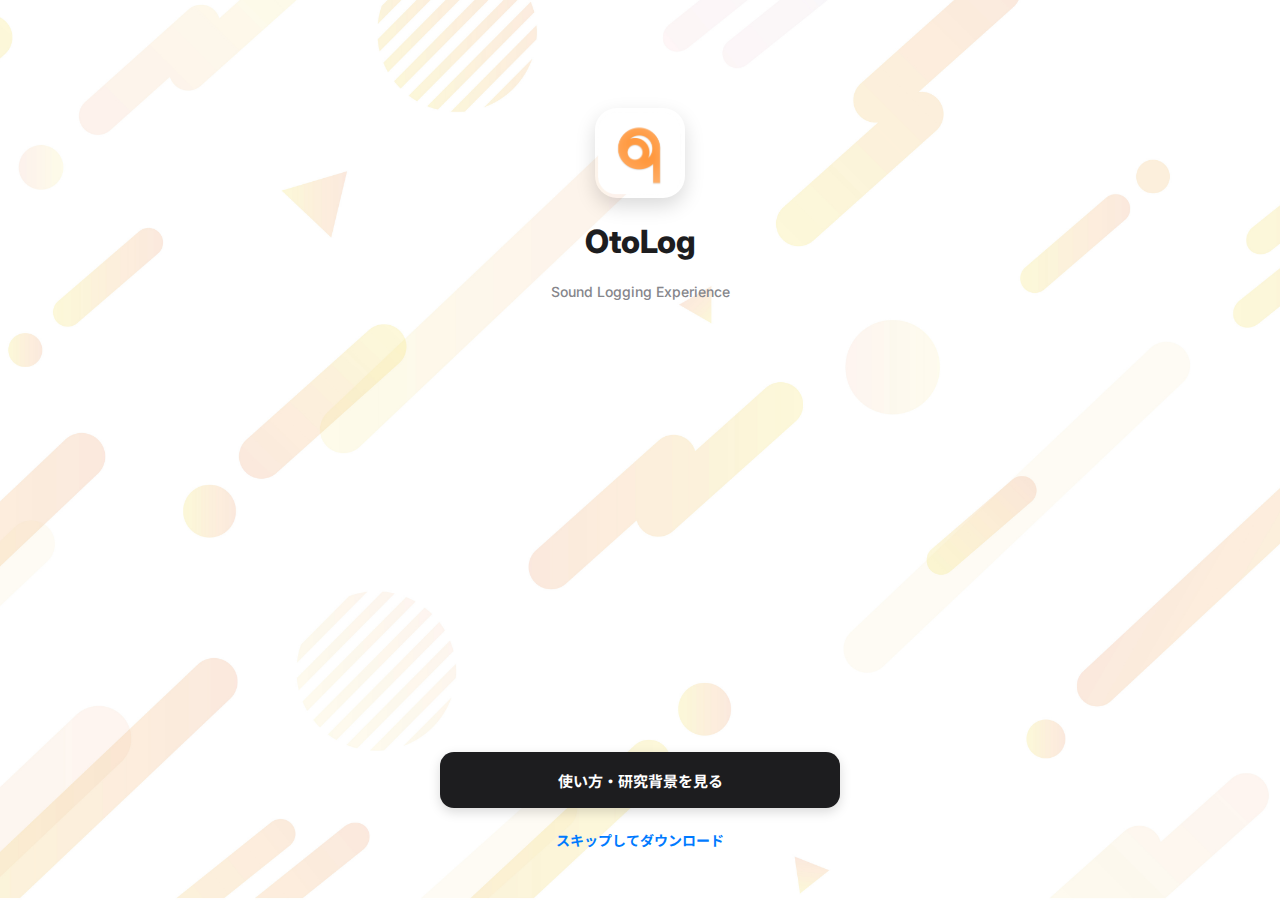
<file: index.html>
<!DOCTYPE html>
<html lang="ja">

<head>
    <meta charset="UTF-8">
    <meta name="viewport" content="width=device-width, initial-scale=1.0, maximum-scale=1.0, user-scalable=no">
    <title>OtoLog</title>
    <link
        href="https://fonts.googleapis.com/css2?family=Inter:wght@600;800&family=Noto+Sans+JP:wght@500;700&display=swap"
        rel="stylesheet">
    <!-- ページ固有スタイルは style.css から継承した上で上書き -->
    <link rel="stylesheet" href="style.css">
    <style>
        :root {
            --text-sub: #86868b;
        }

        /* ロゴ・タイトルエリア */
        .top-content {
            position: absolute;
            top: 12%;
            width: 100%;
            text-align: center;
            display: flex;
            flex-direction: column;
            align-items: center;
        }

        /* アプリアイコン */
        .hero-icon {
            width: 90px;
            height: 90px;
            border-radius: 22px;
            box-shadow: 0 8px 20px rgba(0, 0, 0, 0.15);
            margin-bottom: 24px;
            object-fit: cover;
        }

        h1 {
            font-size: 32px;
            font-weight: 800;
            margin: 0 0 8px;
            letter-spacing: -0.5px;
        }

        /* サブタイトル */
        .subtitle {
            font-size: 14px;
            color: var(--text-sub);
            font-weight: 500;
        }
    </style>
</head>

<body>

    <div class="top-content">
        <img src="icon.png" class="hero-icon" alt="OtoLog アプリアイコン">
        <h1>OtoLog</h1>
        <p class="subtitle">Sound Logging Experience</p>
    </div>

    <div class="bottom-area">
        <a href="walkthrough.html" class="btn btn-primary">
            使い方・研究背景を見る
        </a>
        <a href="download.html" class="btn btn-text">
            スキップしてダウンロード
        </a>
    </div>

</body>

</html>
</file>
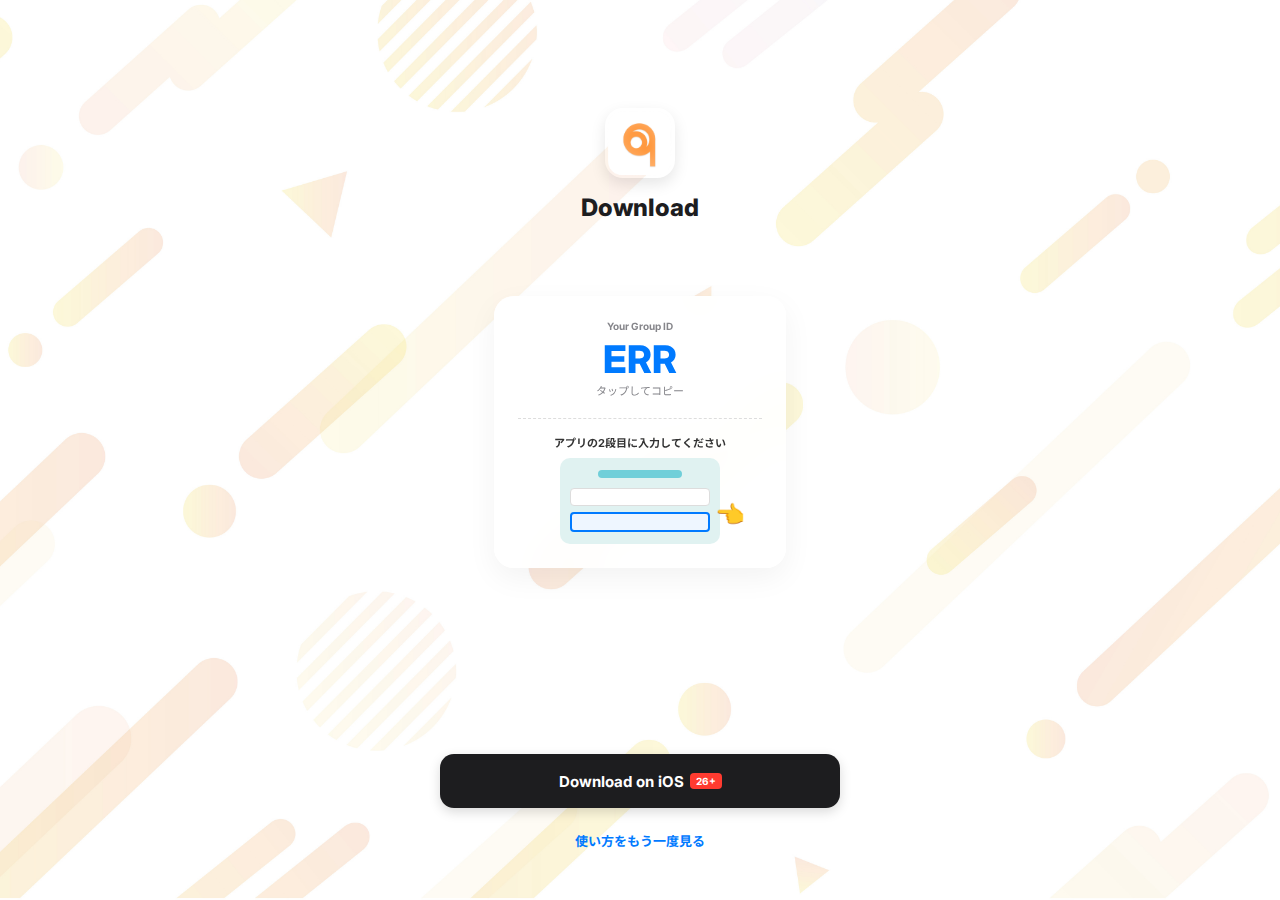
<file: download.html>
<!DOCTYPE html>
<html lang="ja">
<head>
    <meta charset="UTF-8">
    <meta name="viewport" content="width=device-width, initial-scale=1.0, maximum-scale=1.0, user-scalable=no">
    <title>Download OtoLog</title>
    <link href="https://fonts.googleapis.com/css2?family=Inter:wght@600;800&family=Noto+Sans+JP:wght@500;700&display=swap" rel="stylesheet">
    <style>
        @keyframes pageFadeIn {
    0% { opacity: 0; transform: scale(0.98); filter: blur(10px); }
    100% { opacity: 1; transform: scale(1); filter: blur(0); }
}
        body {
            font-family: 'Inter', 'Noto Sans JP', sans-serif; margin: 0; padding: 0;
            height: 100dvh; width: 100%; overflow: hidden;
            background-image: url('bg.jpg');
            background-size: cover; background-position: center; background-repeat: no-repeat;
            color: #1d1d1f; position: relative;
            animation: pageFadeIn 0.5s cubic-bezier(0.25, 1, 0.5, 1) forwards;
        }

        .top-content {
            position: absolute; top: 12%; width: 100%;
            display: flex; flex-direction: column; align-items: center;
        }
        .icon-small {
            width: 70px; height: 70px; border-radius: 18px;
            box-shadow: 0 6px 15px rgba(0,0,0,0.1);
            margin-bottom: 15px; object-fit: cover;
        }
        h1 { font-size: 24px; font-weight: 800; margin: 0; }

        /* 中央カード */
        .card-wrapper {
            position: absolute; top: 48%; left: 50%; transform: translate(-50%, -50%);
            width: 100%; max-width: 340px; padding: 0 24px; box-sizing: border-box;
        }
        .id-card {
            background: rgba(255, 255, 255, 0.9);
            backdrop-filter: blur(20px); border-radius: 20px;
            padding: 24px; text-align: center;
            box-shadow: 0 10px 30px rgba(0,0,0,0.05);
        }
        .id-label { font-size: 10px; font-weight: 700; color: #86868b; margin-bottom: 8px; }
        .id-value {
            font-size: 38px; font-weight: 800; color: #007AFF; margin-bottom: 4px; line-height: 1;
        }
        .copy-hint { font-size: 11px; color: #86868b; margin-bottom: 20px; display: block; }

        /* 入力場所の説明図 */
        .input-guide {
            border-top: 1px dashed #ddd; padding-top: 15px; margin-top: 10px;
        }
        .guide-text { font-size: 11px; color: #333; margin-bottom: 8px; font-weight: bold; }
        
        /* CSSでログイン画面を再現 */
        .mock-phone {
            width: 140px; background: #E0F2F1; border-radius: 10px; padding: 12px 10px;
            margin: 0 auto; display: flex; flex-direction: column; gap: 6px; position: relative;
        }
        .mock-title { height: 8px; width: 60%; background: #00acc1; margin: 0 auto 4px; border-radius: 4px; opacity: 0.5; }
        .mock-input { height: 16px; background: white; border-radius: 4px; border: 1px solid #ddd; }
        .mock-input.target { border: 2px solid #007AFF; background: #eef6ff; } /* 強調 */
        .pointer {
            position: absolute; right: -25px; bottom: 15px; font-size: 24px;
            animation: point 1s infinite alternate;
        }
        @keyframes point { from { transform: translateX(0); } to { transform: translateX(-5px); } }

        /* ボタンエリア（index.htmlと位置合わせ） */
        .bottom-area {
            position: absolute; bottom: 40px; left: 0; width: 100%;
            padding: 0 24px; box-sizing: border-box;
            display: flex; flex-direction: column; align-items: center;
        }
        .btn {
            display: flex; justify-content: center; align-items: center;
            width: 100%; max-width: 400px; height: 54px; border-radius: 14px;
            text-decoration: none; font-weight: 700; font-size: 15px;
        }
        .btn-primary { background: #1d1d1f; color: white; margin-bottom: 12px; box-shadow: 0 4px 12px rgba(0,0,0,0.15); }
        .btn-text { color: #007AFF; font-size: 13px; height: 40px; }
        .badge { background: #ff3b30; font-size: 10px; padding: 2px 6px; border-radius: 4px; color: white; margin-left: 6px; }
        
        /* トースト */
        .toast {
            position: fixed; top: 20px; left: 50%; transform: translateX(-50%) translateY(-100px);
            background: rgba(0,0,0,0.8); color: white; padding: 8px 16px; border-radius: 30px;
            font-size: 12px; opacity: 0; transition: 0.4s; pointer-events: none;
        }
        .toast.show { transform: translateX(-50%) translateY(0); opacity: 1; }
    </style>
    
</head>
<body>

    <div class="top-content">
        <img src="icon.png" class="icon-small" alt="OtoLog">
        <h1>Download</h1>
    </div>

    <div class="card-wrapper">
        <div class="id-card">
            <div class="id-label">Your Group ID</div>
            <div id="groupId" class="id-value" onclick="copyId()">...</div>
            <span class="copy-hint">タップしてコピー</span>

            <div class="input-guide">
                <div class="guide-text">アプリの2段目に入力してください</div>
                <div class="mock-phone">
                    <div class="mock-title"></div>
                    <div class="mock-input"></div> <div class="mock-input target"></div> <div class="pointer">👈</div>
                </div>
            </div>
        </div>
    </div>

    <div class="bottom-area">
        <a href="https://testflight.apple.com/join/xxxxxx" class="btn btn-primary">
            Download on iOS <span class="badge">26+</span>
        </a>
        <a href="walkthrough.html" class="btn btn-text">
            使い方をもう一度見る
        </a>
    </div>

    <div id="toast" class="toast">コピーしました</div>

    <script>
        // ★★★ GASのURLに書き換えてください ★★★
        const SCRIPT_URL = "https://script.google.com/macros/s/AKfycbwaRek10Td3Z25Rfr2k6CDZ86sdtC4m5CKbDzr-59SjhJf2rpFOGyjp_Nz4xGA-GeZnPw/exec";
        
        let currentId = "";
        async function fetchId() {
            const display = document.getElementById('groupId');
            const saved = localStorage.getItem('otolog_id');
            if (saved) { currentId = saved; display.innerText = saved; return; }
            try {
                const res = await fetch(SCRIPT_URL);
                const data = await res.json();
                if (data.group === "FULL") { display.innerText = "FULL"; }
                else { currentId = data.group; display.innerText = currentId; localStorage.setItem('otolog_id', currentId); }
            } catch (e) { display.innerText = "ERR"; }
        }
        function copyId() {
            if(!currentId) return;
            navigator.clipboard.writeText(currentId).then(() => {
                const t = document.getElementById('toast');
                t.classList.add('show');
                setTimeout(() => t.classList.remove('show'), 2000);
            });
        }
        window.onload = fetchId;
    </script>
</body>
</html>
</file>
<file: style.css>
/* ===========================================
   OtoLog-NFC 共通スタイルシート
   =========================================== */

/* ページ読み込みフェードインアニメーション */
@keyframes pageFadeIn {
    0% {
        opacity: 0;
        transform: scale(0.98);
        filter: blur(10px);
    }

    100% {
        opacity: 1;
        transform: scale(1);
        filter: blur(0);
    }
}

/* ボディ共通スタイル（全ページ共通） */
body {
    font-family: 'Inter', 'Noto Sans JP', sans-serif;
    margin: 0;
    padding: 0;
    height: 100dvh;
    width: 100%;
    overflow: hidden;
    background-image: url('bg.jpg');
    background-size: cover;
    background-position: center;
    background-repeat: no-repeat;
    color: #1d1d1f;
    position: relative;
    animation: pageFadeIn 0.5s cubic-bezier(0.25, 1, 0.5, 1) forwards;
}

/* 下部ボタンエリア */
.bottom-area {
    position: absolute;
    bottom: 40px;
    left: 0;
    width: 100%;
    padding: 0 24px;
    box-sizing: border-box;
    display: flex;
    flex-direction: column;
    align-items: center;
}

/* =====================
   ボタン共通スタイル
   ===================== */

/* ベースボタン */
.btn {
    display: flex;
    justify-content: center;
    align-items: center;
    width: 100%;
    max-width: 400px;
    height: 56px;
    border-radius: 14px;
    text-decoration: none;
    font-weight: 700;
    font-size: 15px;
    cursor: pointer;
    transition: 0.1s;
    box-sizing: border-box;
    border: none;
    /* iOS でのタップ時のハイライトを除去 */
    -webkit-tap-highlight-color: transparent;
}

/* タップ時の押し込みフィードバック（全ボタン共通） */
.btn:active {
    transform: scale(0.98);
}

/* プライマリボタン（黒背景・白テキスト） */
.btn-primary {
    background: #1d1d1f;
    color: white;
    box-shadow: 0 4px 12px rgba(0, 0, 0, 0.15);
    margin-bottom: 12px;
}

/* テキストボタン（透明背景・青テキスト） */
.btn-text {
    background: transparent;
    color: #007AFF;
    font-size: 14px;
    height: 40px;
}

/* ボタン無効化状態（FULL / ERR 時など） */
.btn-disabled {
    background: #c7c7cc !important;
    color: #fff !important;
    box-shadow: none !important;
    cursor: not-allowed;
    pointer-events: none;
    margin-bottom: 12px;
}
</file>
